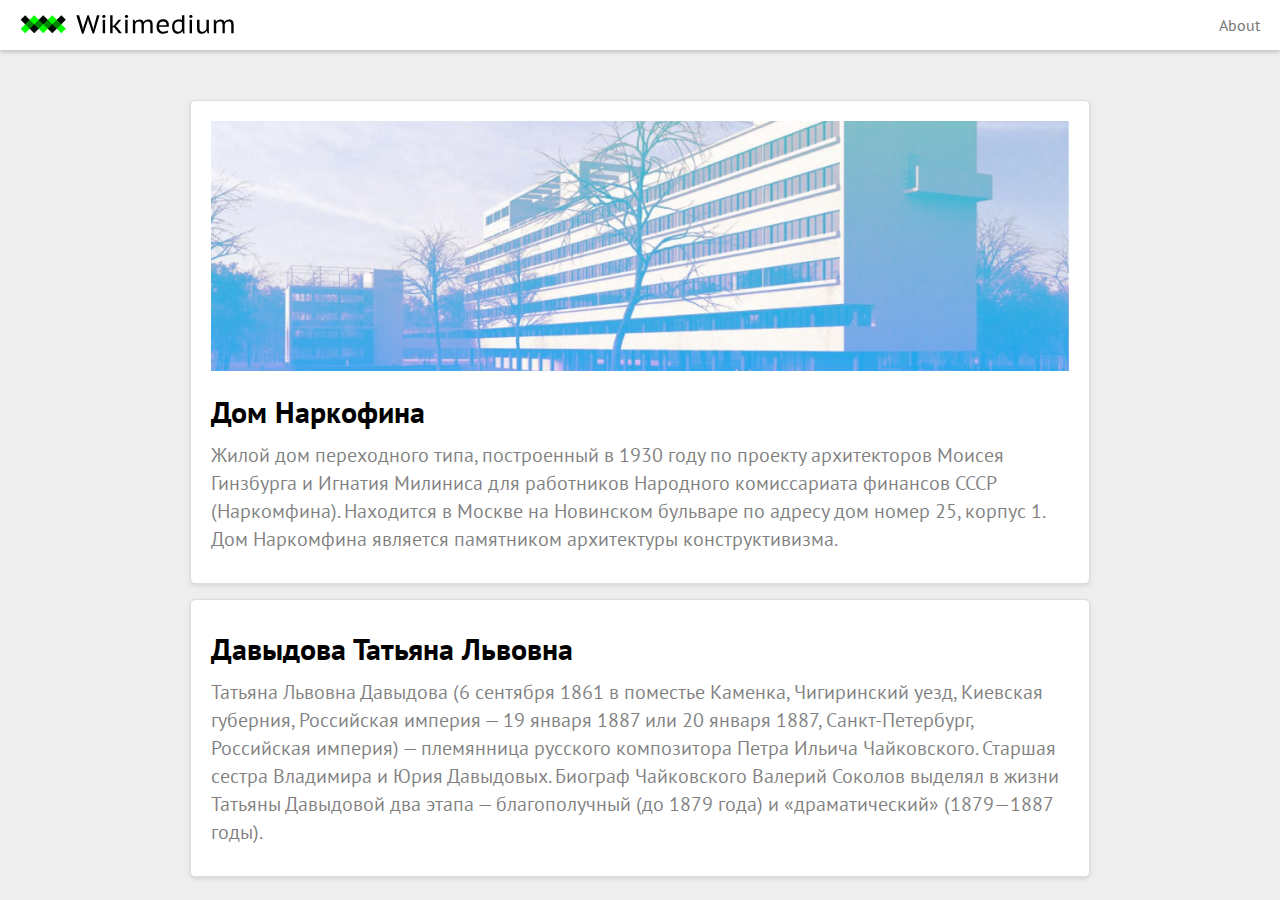
<file: index.html>
<!DOCTYPE html>
<html lang="en" dir="ltr">
  <head>
    <meta property="og:type" content="article">
    <meta property="og:url" content="{page_url}">
    <meta property="og:title" content="Wikimedium">
    <meta property="og:description" content="Жилой дом переходного типа, построенный в 1930 году по проекту архитекторов Моисея Гинзбурга и Игнатия Милиниса">
    <meta property="og:image" content="{image_url}">

    <meta charset="utf-8">
    <meta name="viewport" content="width=device-width">
    <link rel="icon" type="image/x-icon" href="images/favicon.ico" />
    <link rel="icon" type="image/png" href="images/favicon.png" />
    <link rel="stylesheet" href="stylesheets/style.css">
    <title></title>
    <style media="screen">
      body{
        background: #eee;
      }
    </style>
  </head>
  <body>
    <!-- -->
    <div class="menubar">
          <a href="index.html"><img src="images/logo.svg" alt></a>
          <a href="about.html">About</a>
    </div>
    <!-- -->
    <div class="index_item">
      <img src="images/home.png" alt="photo">
      <h1>Дом Наркофина</h1>
      <p>Жилой дом переходного типа, построенный в 1930 году по проекту архитекторов Моисея Гинзбурга и Игнатия Милиниса для работников Народного комиссариата финансов СССР (Наркомфина). Находится в Москве на Новинском бульваре по адресу дом номер 25, корпус 1. Дом Наркомфина является памятником архитектуры конструктивизма.</p>
      <a href="narcom.html"></a>
    </div>
    <div class="index_item">
      <h1>Давыдова Татьяна Львовна</h1>
      <p>Татьяна Львовна Давыдова (6 сентября 1861 в поместье Каменка, Чигиринский уезд, Киевская губерния, Российская империя — 19 января 1887 или 20 января 1887, Санкт-Петербург, Российская империя) — племянница русского композитора Петра Ильича Чайковского. Старшая сестра Владимира и Юрия Давыдовых. Биограф Чайковского Валерий Соколов выделял в жизни Татьяны Давыдовой два этапа — благополучный (до 1879 года) и «драматический» (1879—1887 годы).</p>
      <a href="tatiana.html"></a>
    </div>
  </body>
</html>
</file>
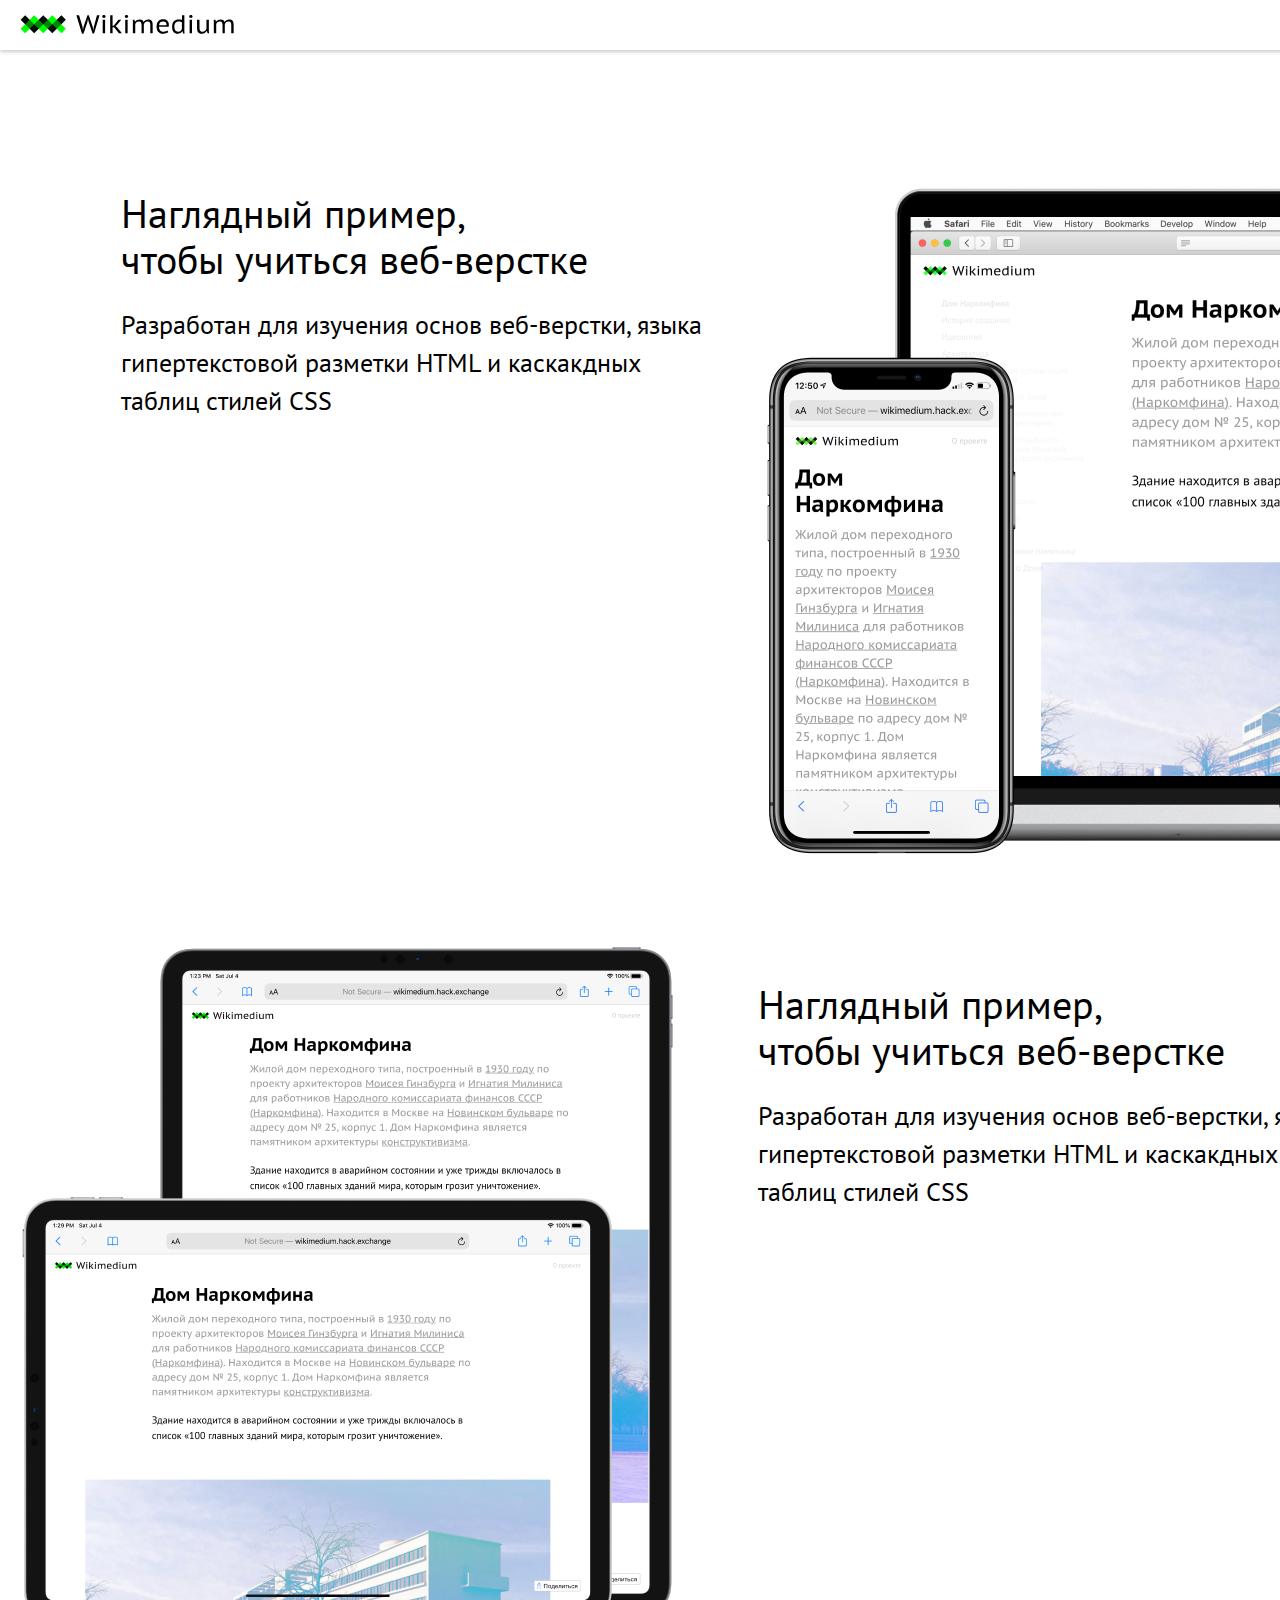
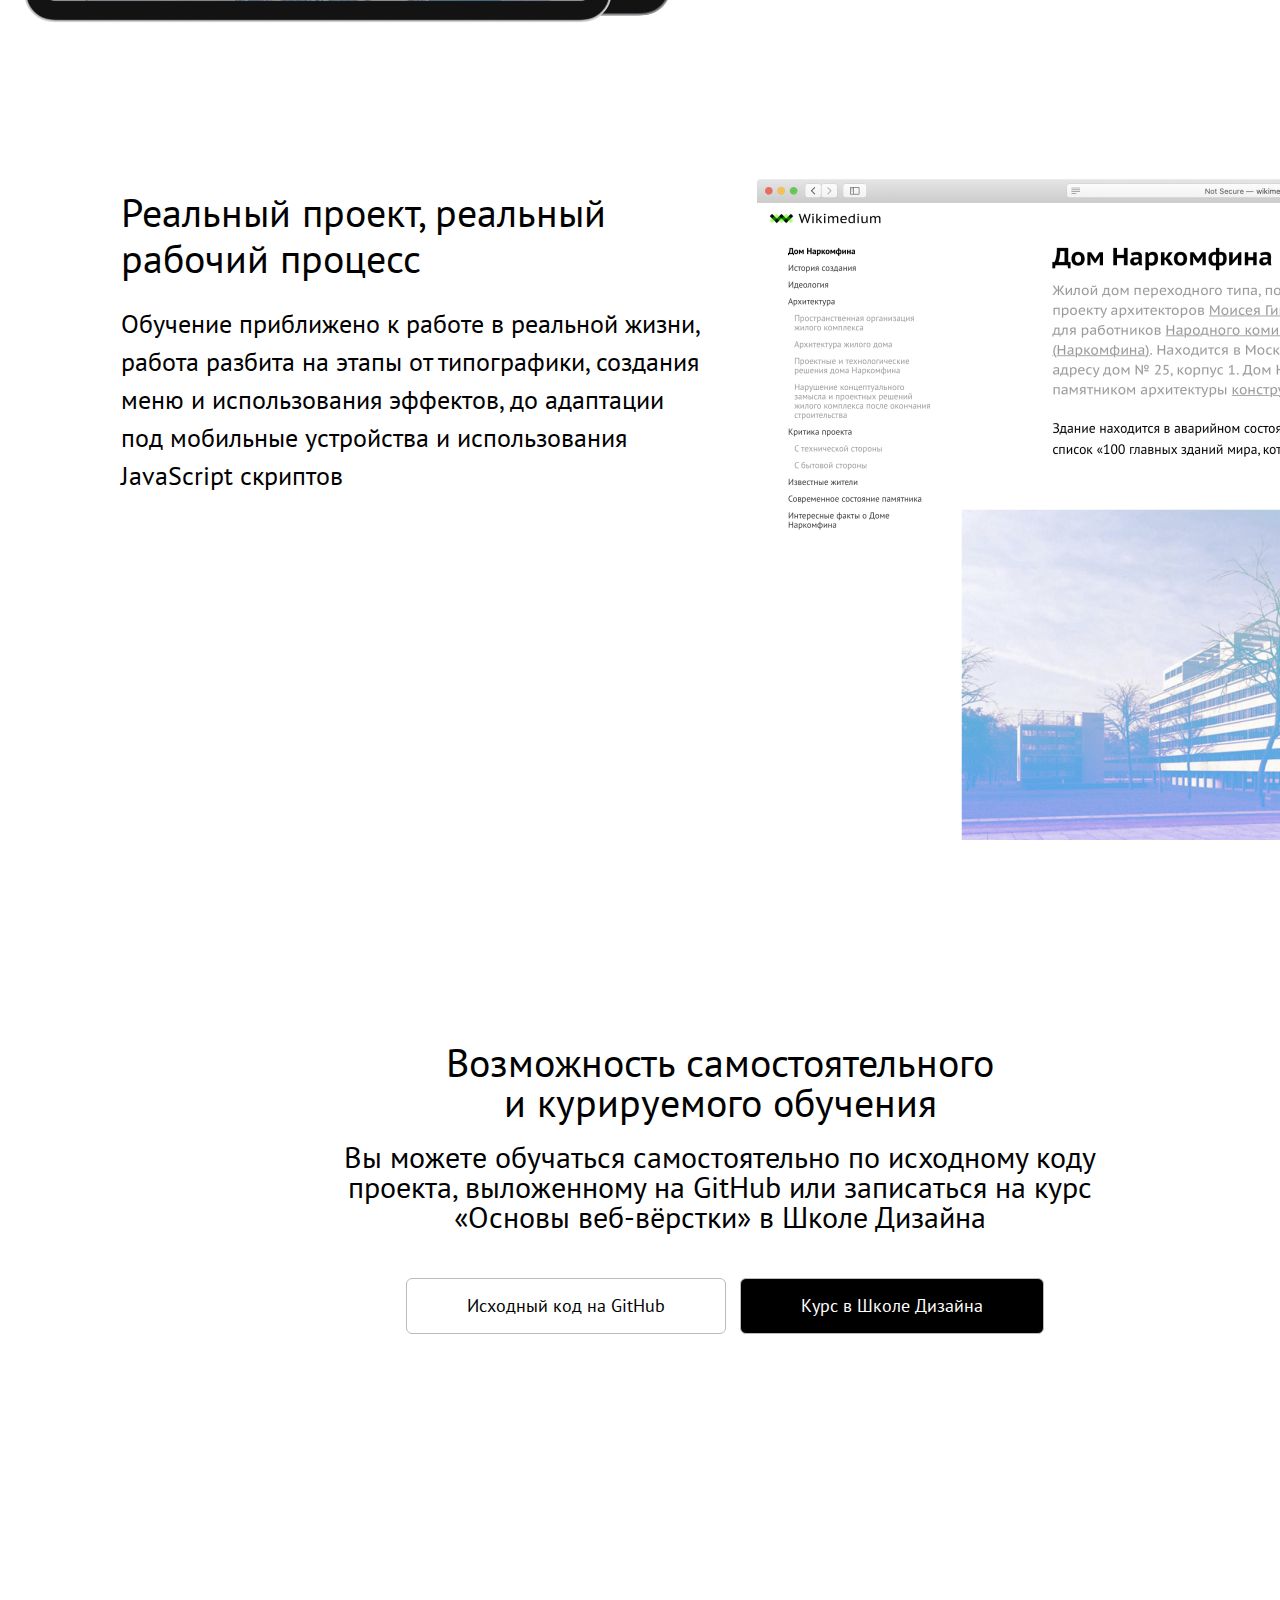
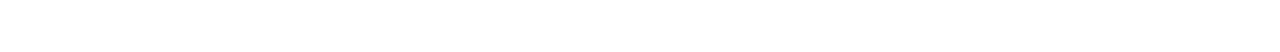
<file: about.html>
<!DOCTYPE html>
<html lang="en" dir="ltr">
  <head>
    <meta charset="utf-8">
    <link rel="icon" type="image/x-icon" href="images/favicon.ico" />
    <link rel="icon" type="image/png" href="images/favicon.png" />
    <title>About</title>
    <link rel="stylesheet" href="stylesheets/style.css">
    <style media="screen">
      html{
        background: gray;
        display: block;
        height: 100%;
      }
      body{
        width: 1440px;
        background-color: white;
        display: block;
        height: 3252px;
        margin: 0 auto;
        position: relative;
      }
    </style>
  </head>
  <body>
    <div class="menubar">
      <a href="index.html"><img src="images/logo.svg" alt></a>
    </div>

  <section>
    <div class="">
      <h2>Наглядный пример, <br>чтобы учиться веб-верстке</h2>
      <p>Разработан для изучения основ веб-верстки,
        языка гипертекстовой разметки HTML и каскакдных таблиц стилей CSS</p>
    </div>
    <div class="">
      <img src="images/about1.png" alt="">
    </div>
  </section>

  <section>
    <div class="">
      <img src="images/about2.png" alt="">
    </div>
    <div class="">
      <h2>Наглядный пример, <br>чтобы учиться веб-верстке</h2>
      <p>Разработан для изучения основ веб-верстки,
        языка гипертекстовой разметки HTML и каскакдных таблиц стилей CSS</p>
    </div>
  </section>

    <section>
      <div class="">
        <h2>Реальный проект, реальный<br>рабочий процесс</h2>
        <p>Обучение приближено к работе в реальной жизни, работа разбита на этапы от типографики,
          создания меню и использования эффектов, до адаптации под мобильные устройства
          и использования JavaScript скриптов</p>
      </div>
      <div class="">
        <img src="images/about3.png" alt="">
      </div>
    </section>

  <div class="bottom_block">
    <h2>Возможность самостоятельного <br>и курируемого обучения</h2>
    <p>Вы можете обучаться самостоятельно по исходному коду проекта, выложенному на GitHub или записаться на курс &laquo;Основы веб-вёрстки&raquo; в Школе Дизайна</p>
    <a href="">Исходный код на GitHub</a>
    <a href="https://design.hse.ru/creativemap/1200/1" class="black_btn">Курс в Школе Дизайна</a>
  </div>

  </body>
</html>
</file>
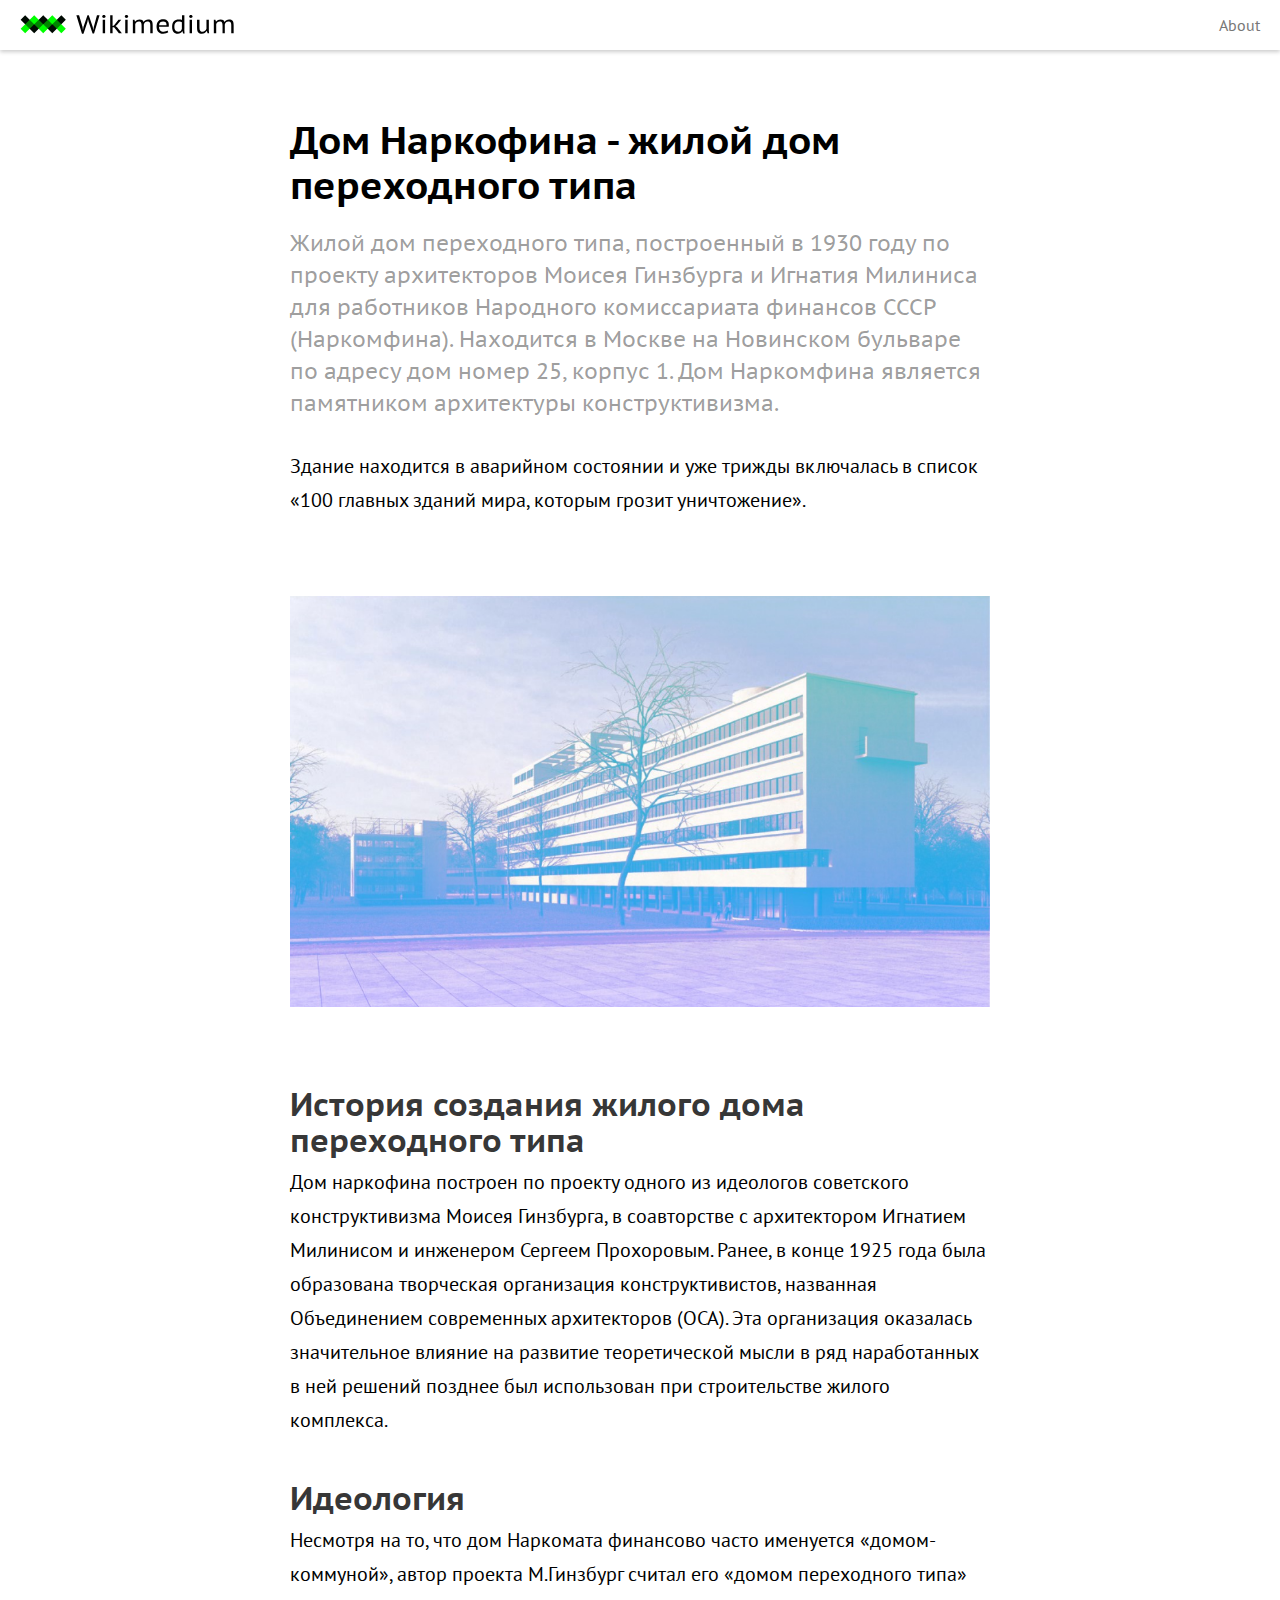
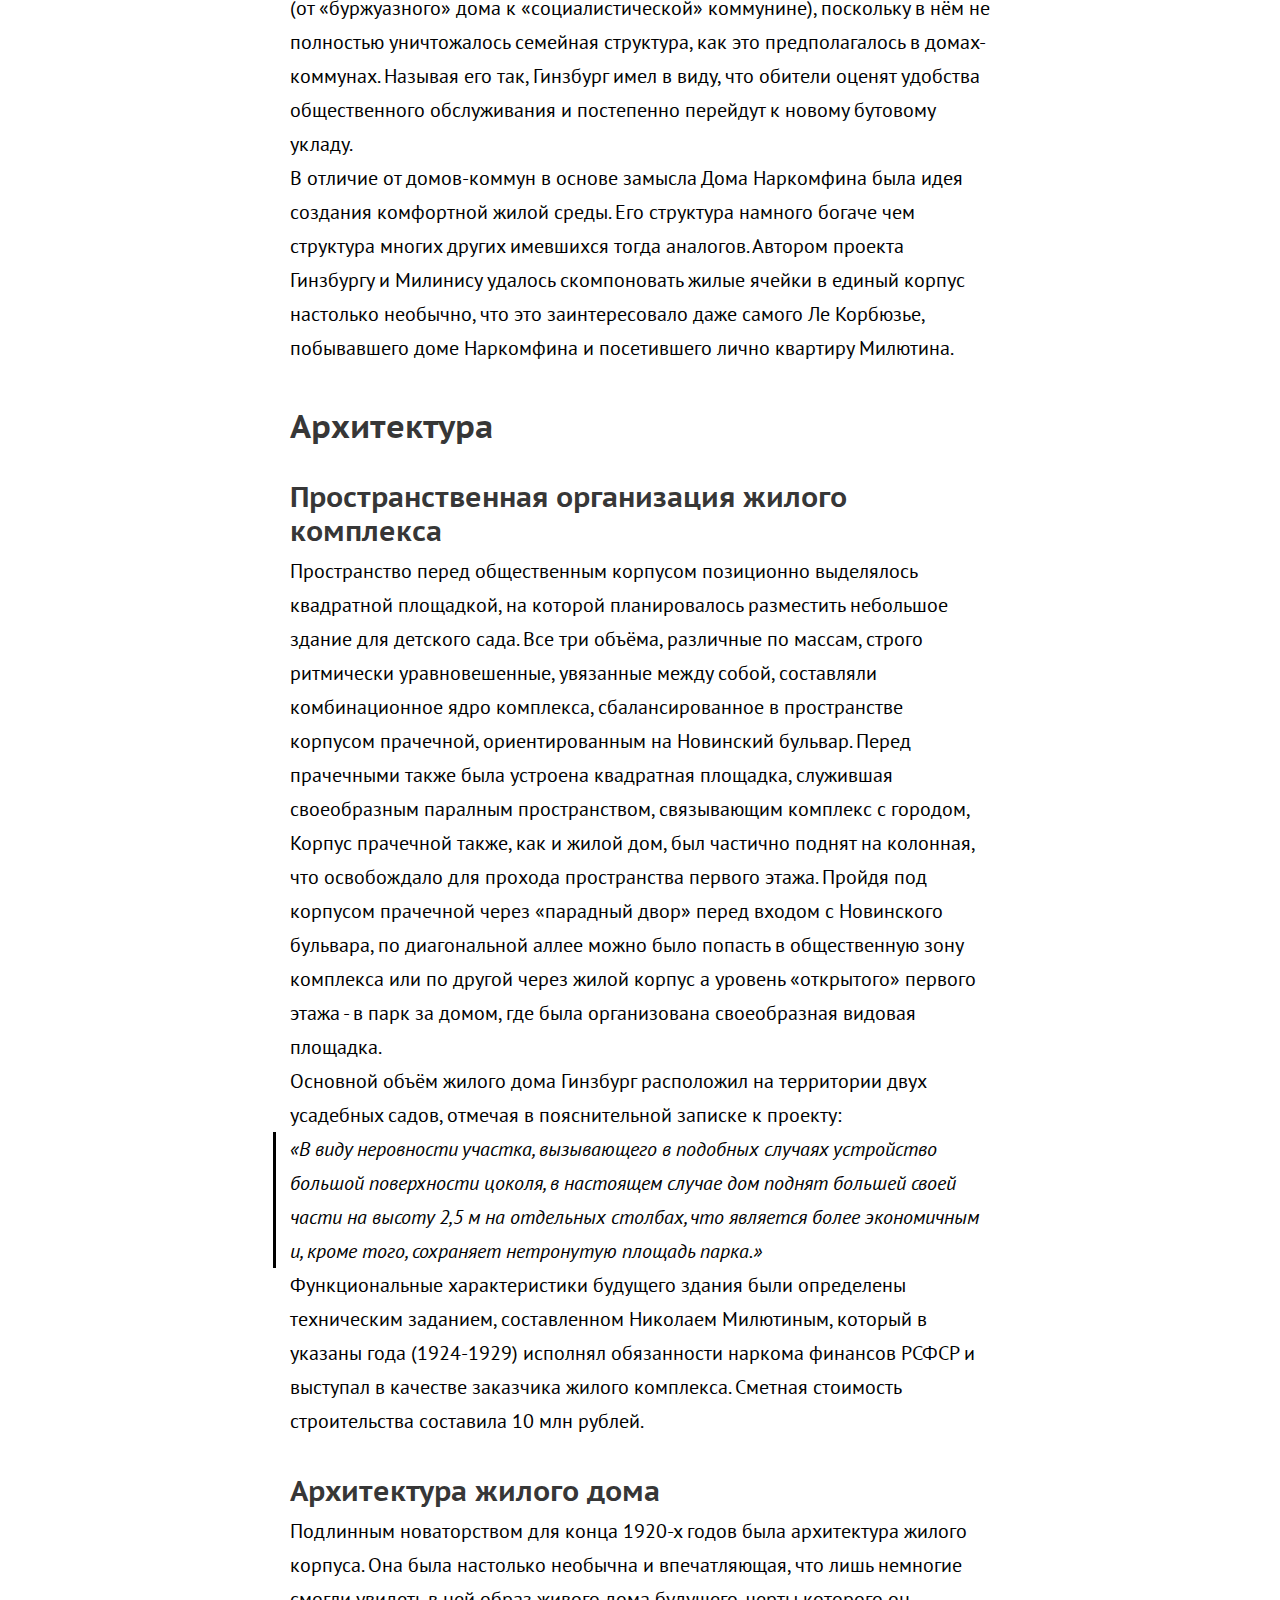
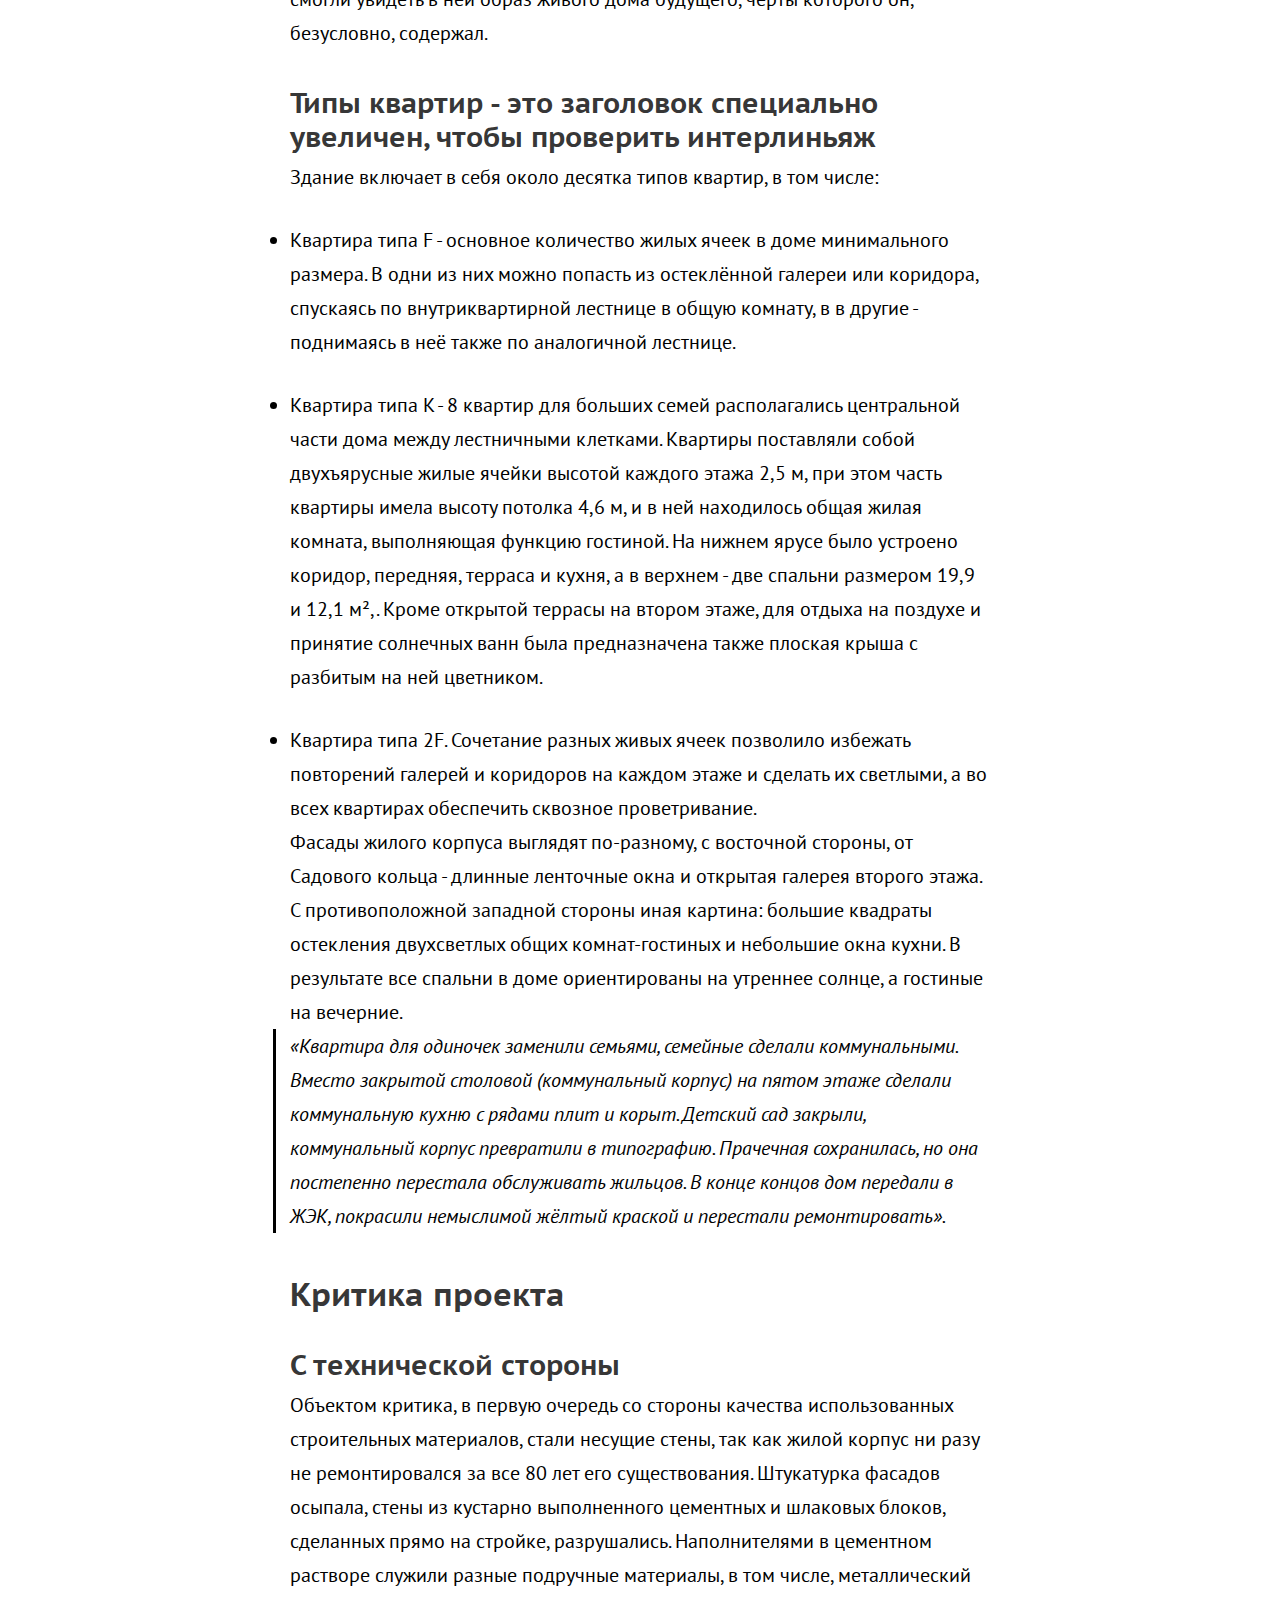
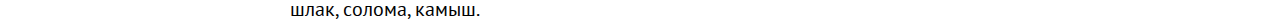
<file: narcom.html>
<!DOCTYPE html>
<html lang="en" dir="ltr">
  <head>
    <meta charset="utf-8">
    <meta name="viewport" content="width=device-width">
    <link rel="icon" type="image/x-icon" href="images/favicon.ico" />
    <link rel="icon" type="image/png" href="images/favicon.png" />
    <link rel="stylesheet" href="stylesheets/style.css">
    <title>Дом Наркомфина с css</title>
    <script src="javascripts/jquery-3.6.1.js" charset="utf-8"></script>
    <script src="javascripts/sidebar.js" charset="utf-8"></script>
  </head>
  <body>
  <div class="menubar">
        <a href="index.html"><img src="images/logo.svg" alt></a>
        <a href="about.html">About</a>
    </div>
  <nav class="sidebar">

    <ul>
      <li><a href="#dom">Дом Наркомфина</a></li>
      <li><a href="#1_1">История создания</a></li>
      <li><a href="#1_2">Идеология</a></li>
      <li><a href="#1_3">Архитектура</a></li>
      <ul>
        <li><a href="#1_3_1">Пространственная организация жилого комплекса</a></li>
        <li><a href="#1_3_2">Архитектура жилого дома</a></li>
        <li><a href="#1_3_3">Проектные</a></li>
      </ul>
      <li><a href="#2_1">Критика проекта</a></li>
      <ul>
        <li><a href="#2_1_1">С технической</a></li>
      </ul>
    </ul>
  </nav>
  <article class="">

    <h1 id="dom">Дом Наркофина - жилой дом переходного типа</h1>

      <p>Жилой дом переходного типа, построенный в 1930 году по проекту архитекторов Моисея Гинзбурга и Игнатия Милиниса для работников Народного комиссариата финансов СССР (Наркомфина). Находится в Москве на Новинском бульваре по адресу дом номер 25, корпус 1. Дом Наркомфина является памятником архитектуры конструктивизма.</p>
      <p>Здание находится в аварийном состоянии и уже трижды включалась в список &laquo;100 главных зданий мира, которым грозит уничтожение&raquo;.</p>

    <img src="images/home.png" alt="photo">


      <h2 id="1_1">История создания жилого дома переходного типа</h2>
      <p>Дом наркофина построен по проекту одного из идеологов советского конструктивизма Моисея Гинзбурга, в соавторстве с архитектором Игнатием Милинисом и инженером Сергеем Прохоровым. Ранее, в конце 1925 года была образована творческая организация конструктивистов, названная Объединением современных архитекторов (ОСА). Эта организация оказалась значительное влияние на развитие теоретической мысли в ряд наработанных в ней решений позднее был использован при строительстве жилого комплекса.</p>

      <h2 id="1_2">Идеология</h2>
      <p>Несмотря на то, что дом Наркомата финансово часто именуется &laquo;домом-коммуной&raquo;, автор проекта М.Гинзбург считал его &laquo;домом переходного типа&raquo; (от &laquo;буржуазного&raquo; дома к &laquo;социалистической&raquo; коммунине), поскольку в нём не полностью уничтожалось семейная структура, как это предполагалось в домах-коммунах. Называя его так, Гинзбург имел в виду, что обители оценят удобства общественного обслуживания и постепенно перейдут к новому бутовому укладу.</p>
      <p>В отличие от домов-коммун в основе замысла Дома Наркомфина была идея создания комфортной жилой среды. Его структура намного богаче чем структура многих других имевшихся тогда аналогов. Автором проекта Гинзбургу и Милинису удалось скомпоновать жилые ячейки в единый корпус настолько необычно, что это заинтересовало даже самого Ле Корбюзье, побывавшего доме Наркомфина и посетившего лично квартиру Милютина.</p>

      <h2 id="1_3">Архитектура</h2>
      <h3 id="1_3_1">Пространственная организация жилого комплекса</h3>
      <p>Пространство перед общественным корпусом позиционно выделялось квадратной площадкой, на которой планировалось разместить небольшое здание для детского сада. Все три объёма, различные по массам, строго ритмически уравновешенные, увязанные между собой, составляли комбинационное ядро комплекса, сбалансированное в пространстве корпусом прачечной, ориентированным на Новинский бульвар. Перед прачечными также была устроена квадратная площадка, служившая своеобразным паралным пространством, связывающим комплекс с городом, Корпус прачечной также, как и жилой дом, был частично поднят на колонная, что освобождало для прохода пространства первого этажа. Пройдя под корпусом прачечной через &laquo;парадный двор&raquo; перед входом с Новинского бульвара, по диагональной аллее можно было попасть в общественную зону комплекса или по другой через жилой корпус а уровень &laquo;открытого&raquo; первого этажа - в парк за домом, где была организована своеобразная видовая площадка.</p>
      <p>Основной объём жилого дома Гинзбург расположил на территории двух усадебных садов, отмечая в пояснительной записке к проекту:</p>

      <blockquote cite="http://">
      &laquo;В виду неровности участка, вызывающего в подобных случаях устройство большой поверхности цоколя, в настоящем случае дом поднят большей своей части на высоту 2,5 м на отдельных столбах, что является более экономичным и, кроме того, сохраняет нетронутую площадь парка.&raquo;
      </blockquote>

      <p>Функциональные характеристики будущего здания были определены техническим заданием, составленном Николаем Милютиным, который в указаны года (1924-1929) исполнял обязанности наркома финансов РСФСР и выступал в качестве заказчика жилого комплекса. Сметная стоимость строительства составила 10 млн рублей.</p>

      <h3 id="1_3_2">Архитектура жилого дома</h3>
      <p>Подлинным новаторством для конца 1920-х годов была архитектура жилого корпуса. Она была настолько необычна и впечатляющая, что лишь немногие смогли увидеть в ней образ живого дома будущего, черты которого он, безусловно, содержал.</p>

      <h3 id="1_3_3">Типы квартир - это заголовок специально увеличен, чтобы проверить интерлиньяж</h3>
      <p>Здание включает в себя около десятка типов квартир, в том числе:</p>
      <ul>
        <li>Квартира типа F - основное количество жилых ячеек в доме минимального размера. В одни из них можно попасть из остеклённой галереи или коридора, спускаясь по внутриквартирной лестнице в общую комнату, в в другие - поднимаясь в неё также по аналогичной лестнице.</li>
        <li>Квартира типа K - 8 квартир для больших семей располагались центральной части дома между лестничными клетками. Квартиры поставляли собой двухъярусные жилые ячейки высотой каждого этажа 2,5 м, при этом часть квартиры имела высоту потолка 4,6 м, и в ней находилось общая жилая комната, выполняющая функцию гостиной. На нижнем ярусе было устроено коридор, передняя, терраса и кухня, а в верхнем - две спальни размером 19,9 и 12,1 м²,. Кроме открытой террасы на втором этаже, для отдыха на поздухе и принятие солнечных ванн была предназначена также плоская крыша с разбитым на ней цветником.</li>
        <li>Квартира типа 2F. Сочетание разных живых ячеек позволило избежать повторений галерей и коридоров на каждом этаже и сделать их светлыми, а во всех квартирах обеспечить сквозное проветривание.</li>
      </ul>
      <p>Фасады жилого корпуса выглядят по-разному, с восточной стороны, от Садового кольца - длинные ленточные окна и открытая галерея второго этажа. С противоположной западной стороны иная картина: большие квадраты остекления двухсветлых общих комнат-гостиных и небольшие окна кухни. В результате все спальни в доме ориентированы на утреннее солнце, а гостиные на вечерние.</p>

      <blockquote cite="http://">
      &laquo;Квартира для одиночек заменили семьями, семейные сделали коммунальными. Вместо закрытой столовой (коммунальный корпус) на пятом этаже сделали коммунальную кухню с рядами плит и корыт. Детский сад закрыли, коммунальный корпус превратили в типографию. Прачечная сохранилась, но она постепенно перестала обслуживать жильцов. В конце концов дом передали в ЖЭК, покрасили немыслимой жёлтый краской и перестали ремонтировать&raquo;.
      </blockquote>

      <h2 id="2_1">Критика проекта</h2>

      <h3 id="2_1_1">С технической стороны</h3>
      <p>Объектом критика, в первую очередь со стороны качества использованных строительных материалов, стали несущие стены, так как жилой корпус ни разу не ремонтировался за все 80 лет его существования. Штукатурка фасадов осыпала, стены из кустарно выполненного цементных и шлаковых блоков, сделанных прямо на стройке, разрушались. Наполнителями в цементном растворе служили разные подручные материалы, в том числе, металлический шлак, солома, камыш.</p>

  </article>

  </body>
</html>
</file>
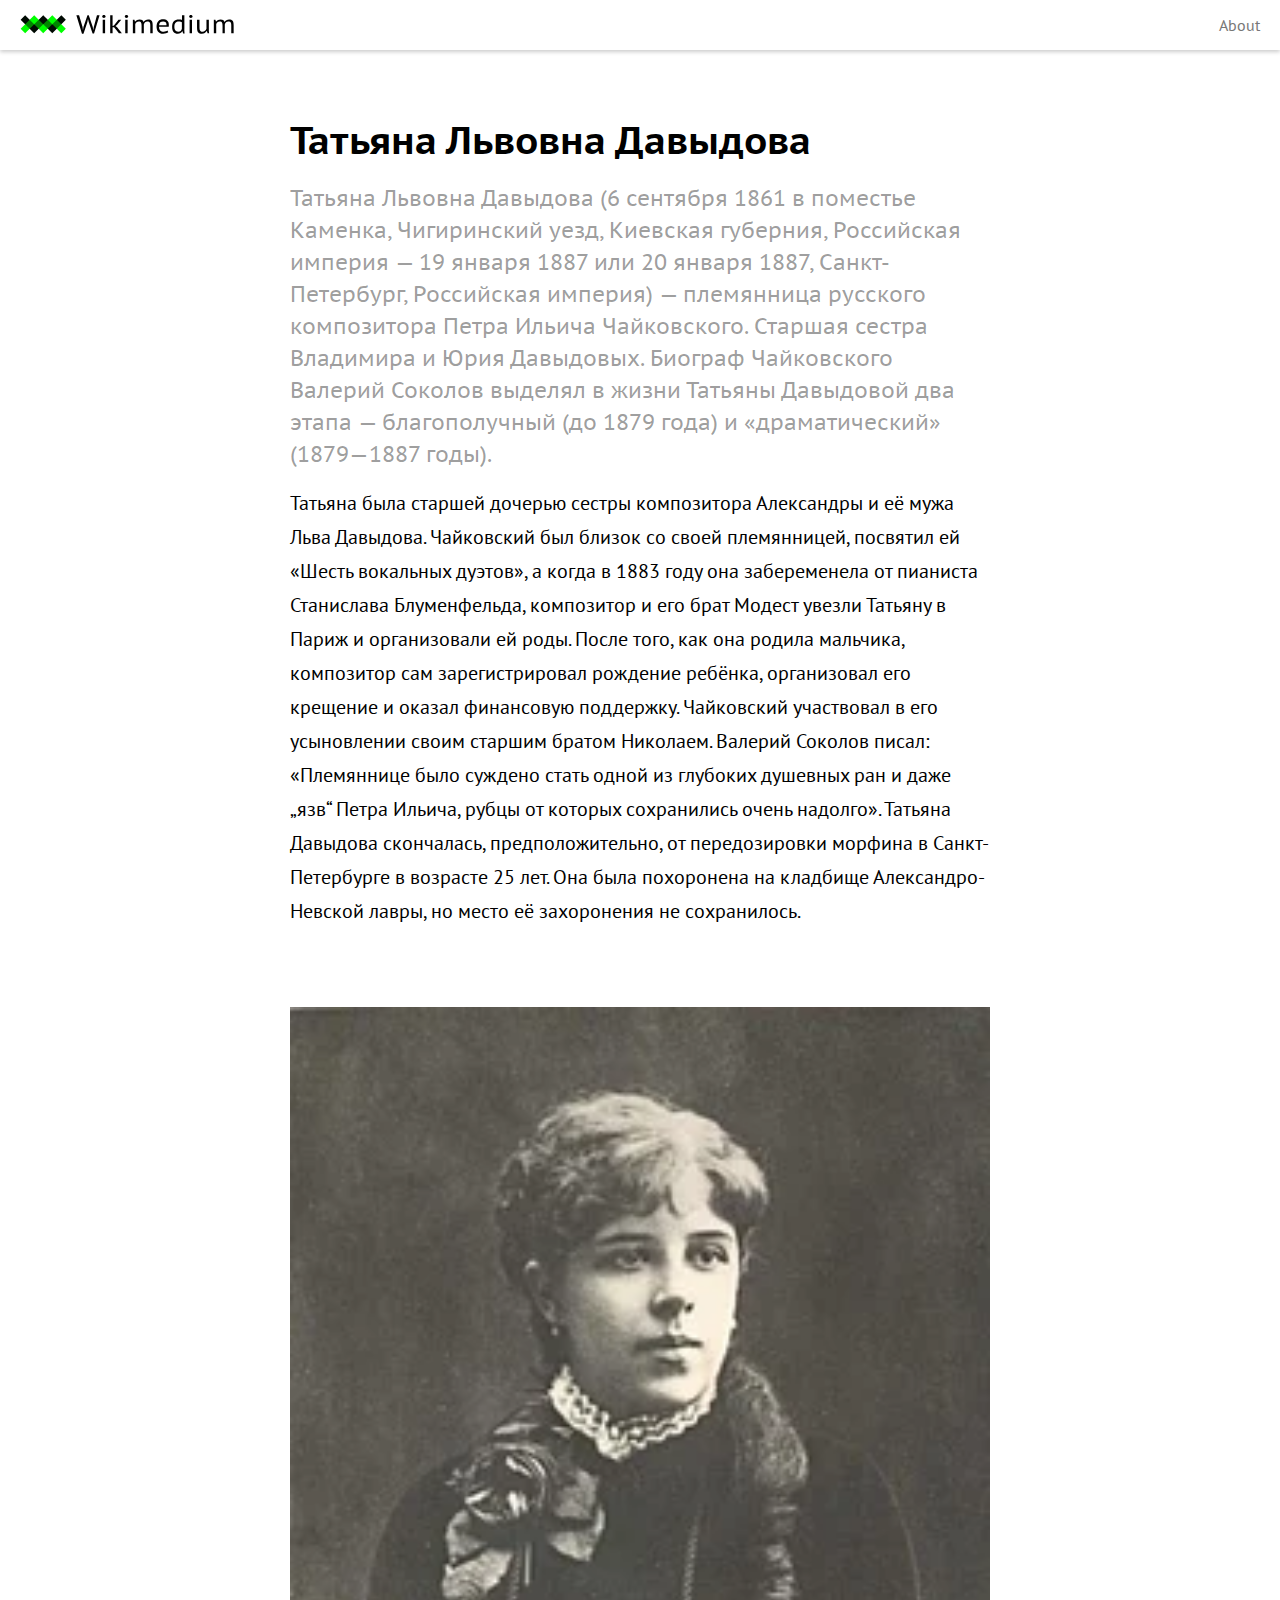
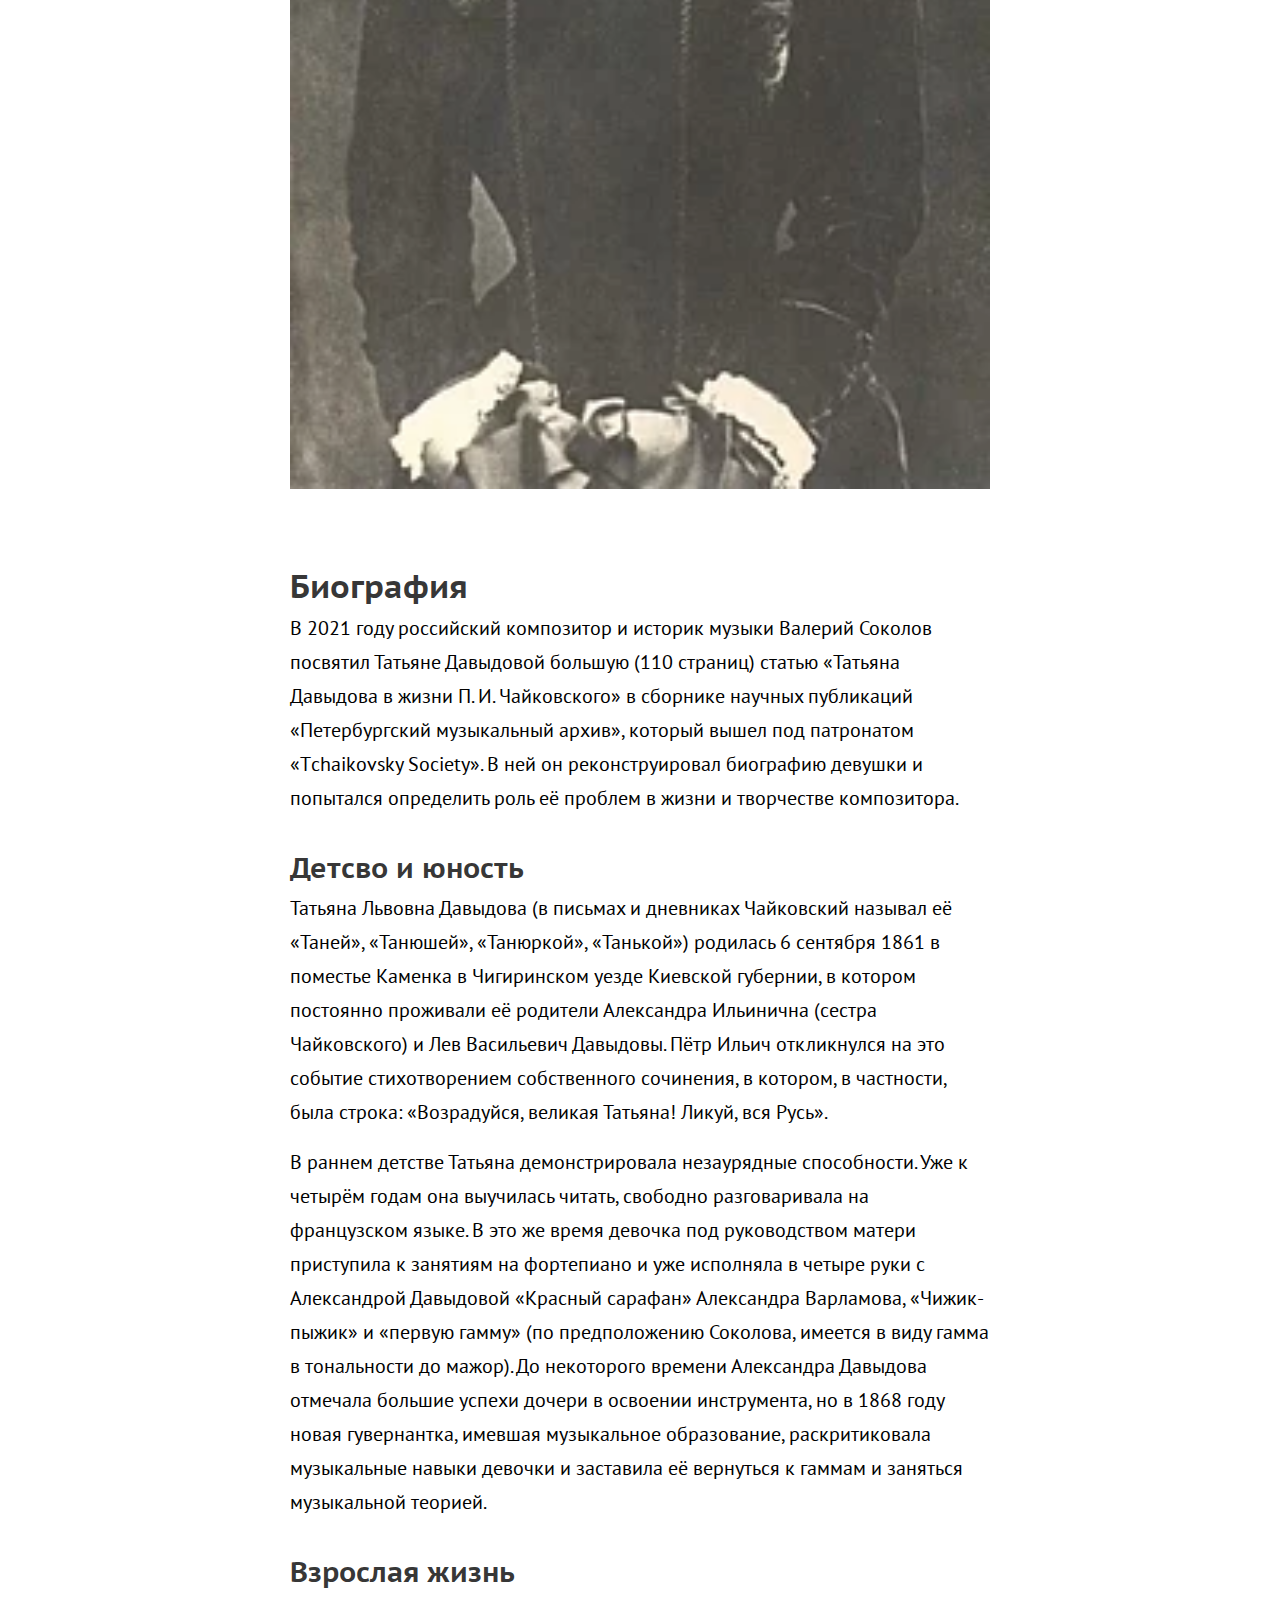
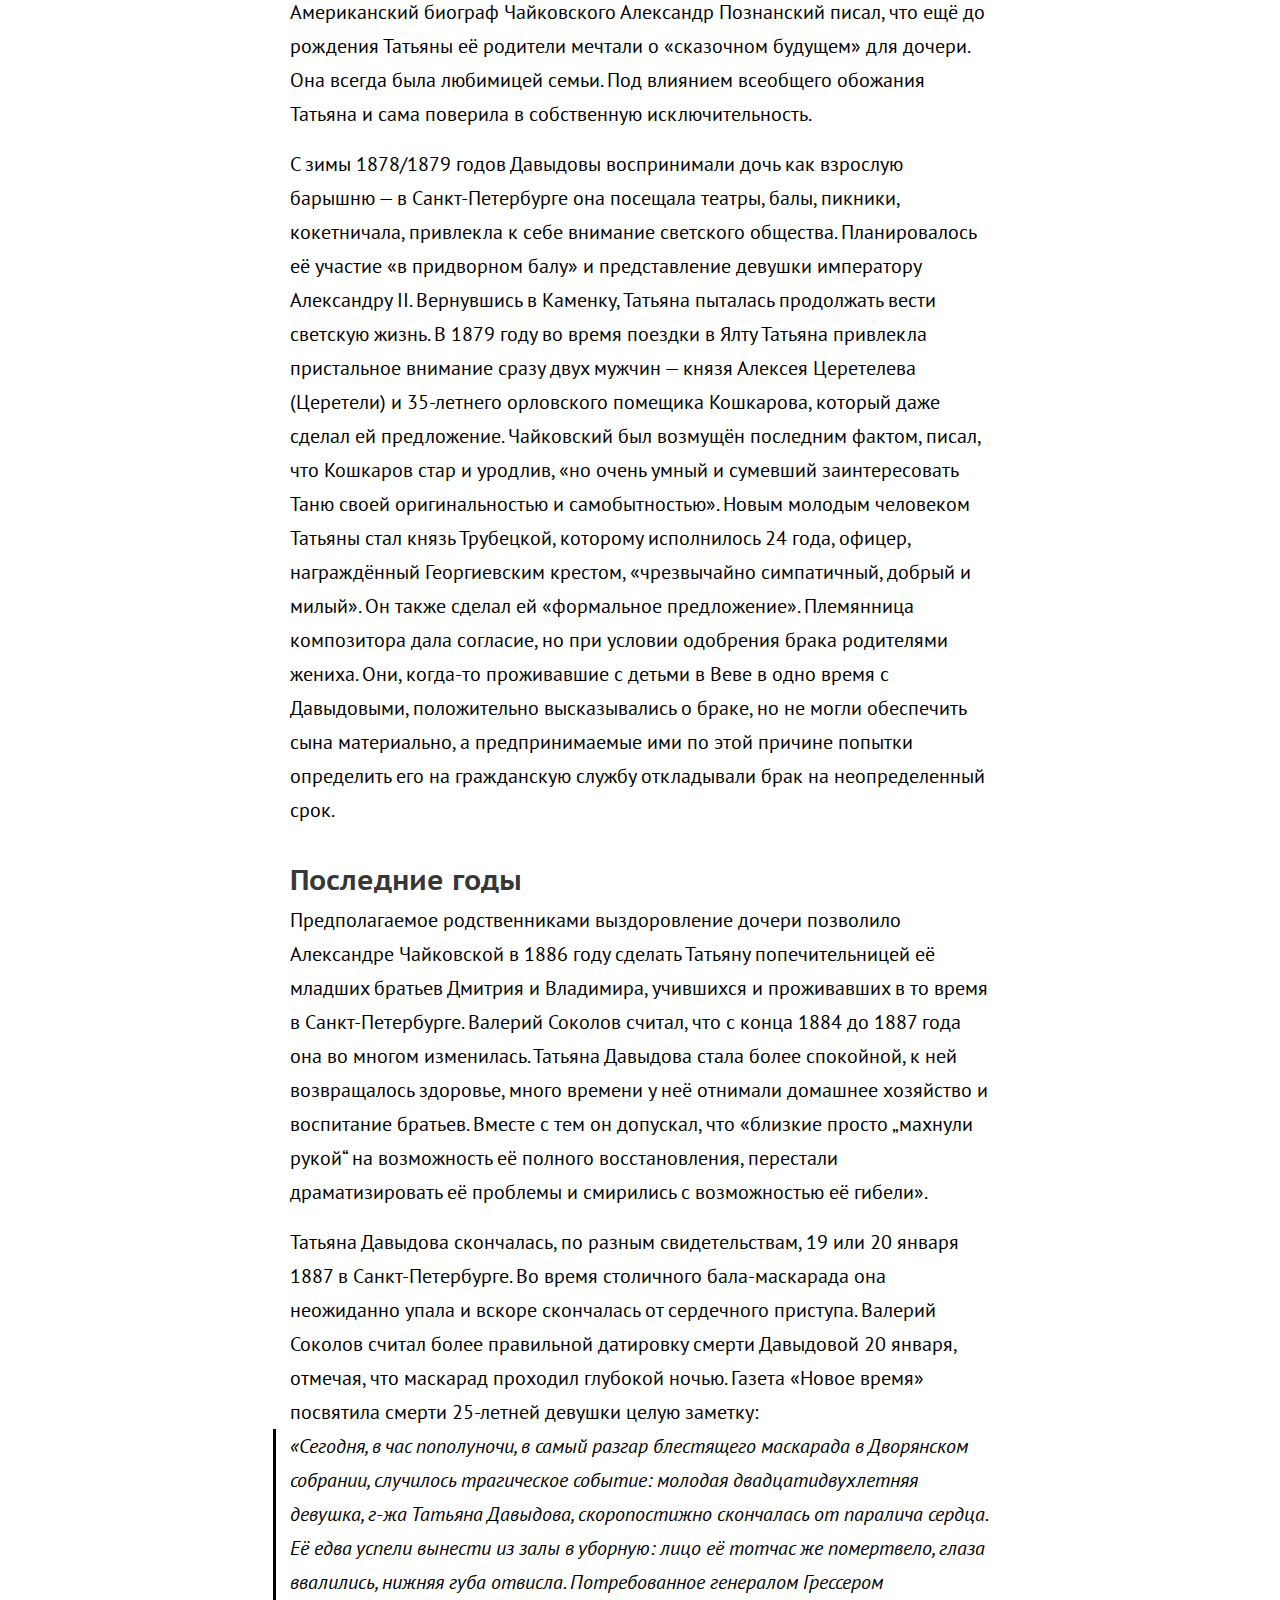
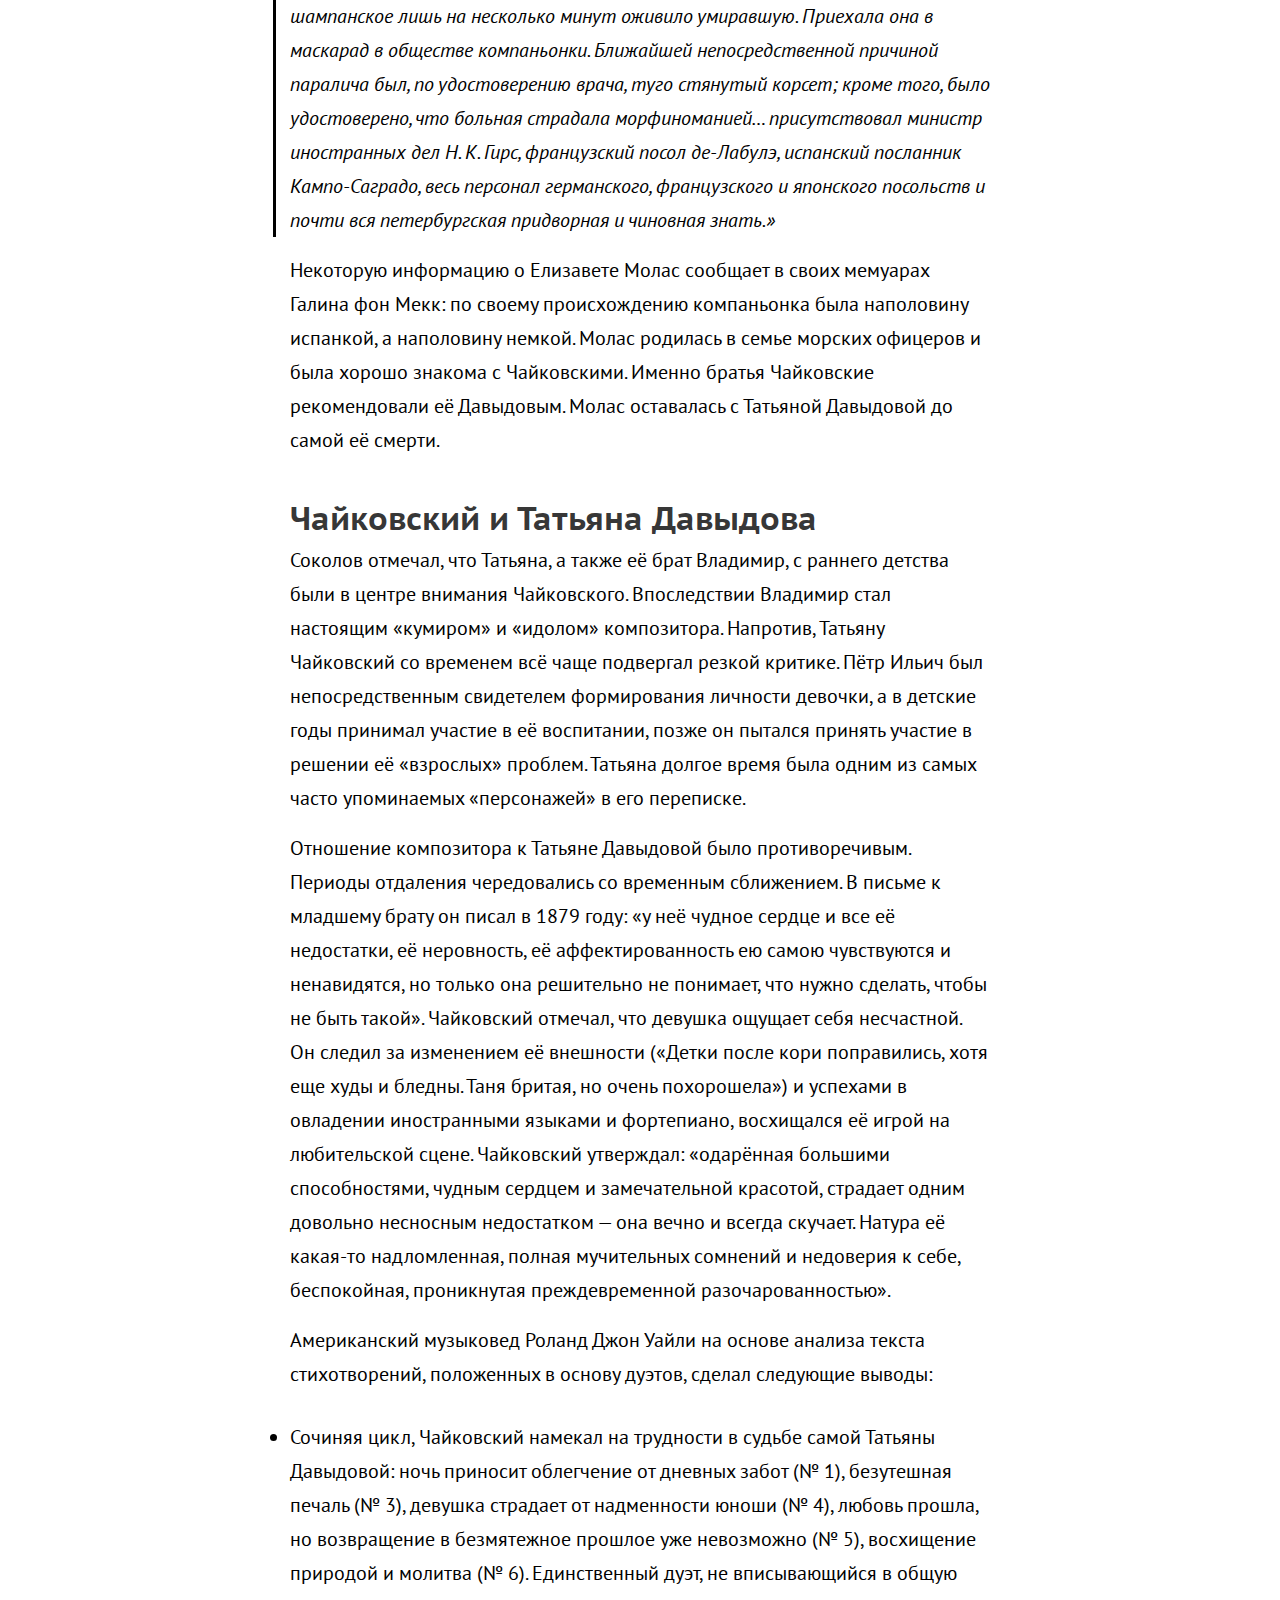
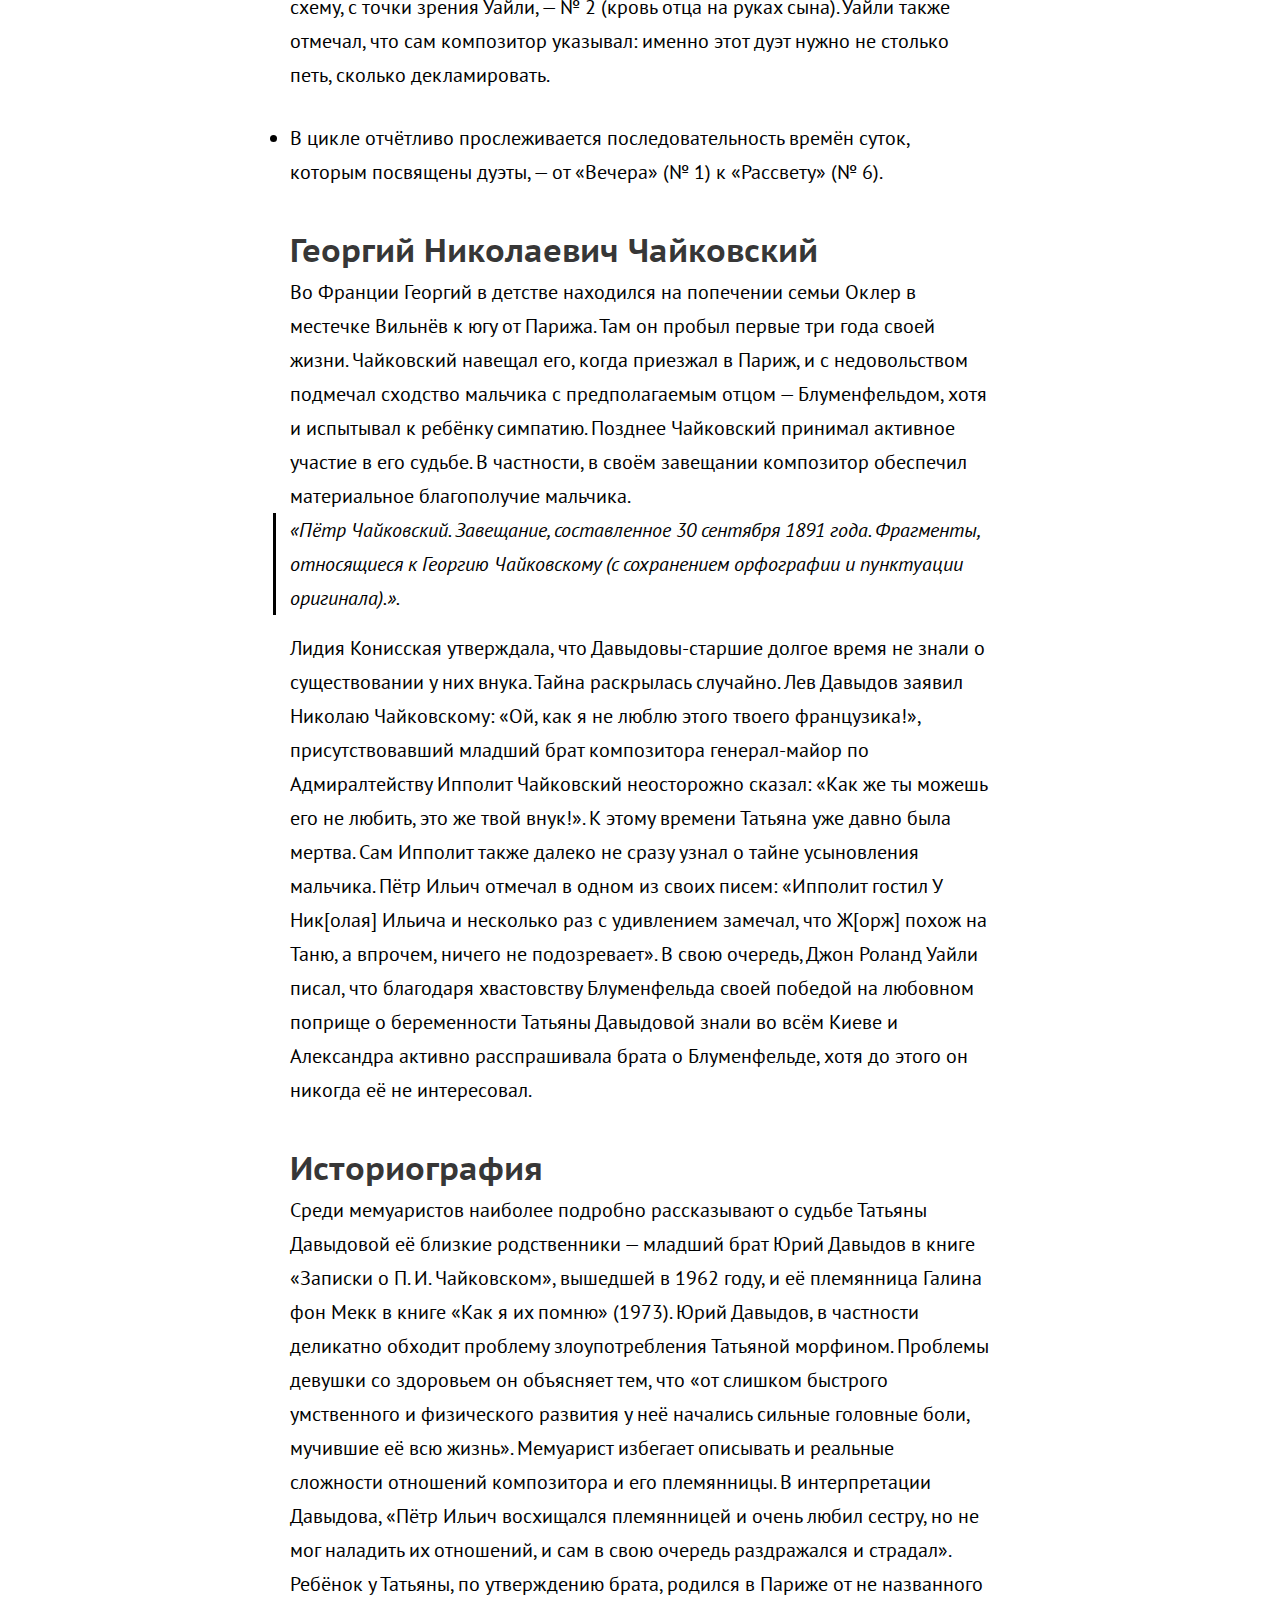
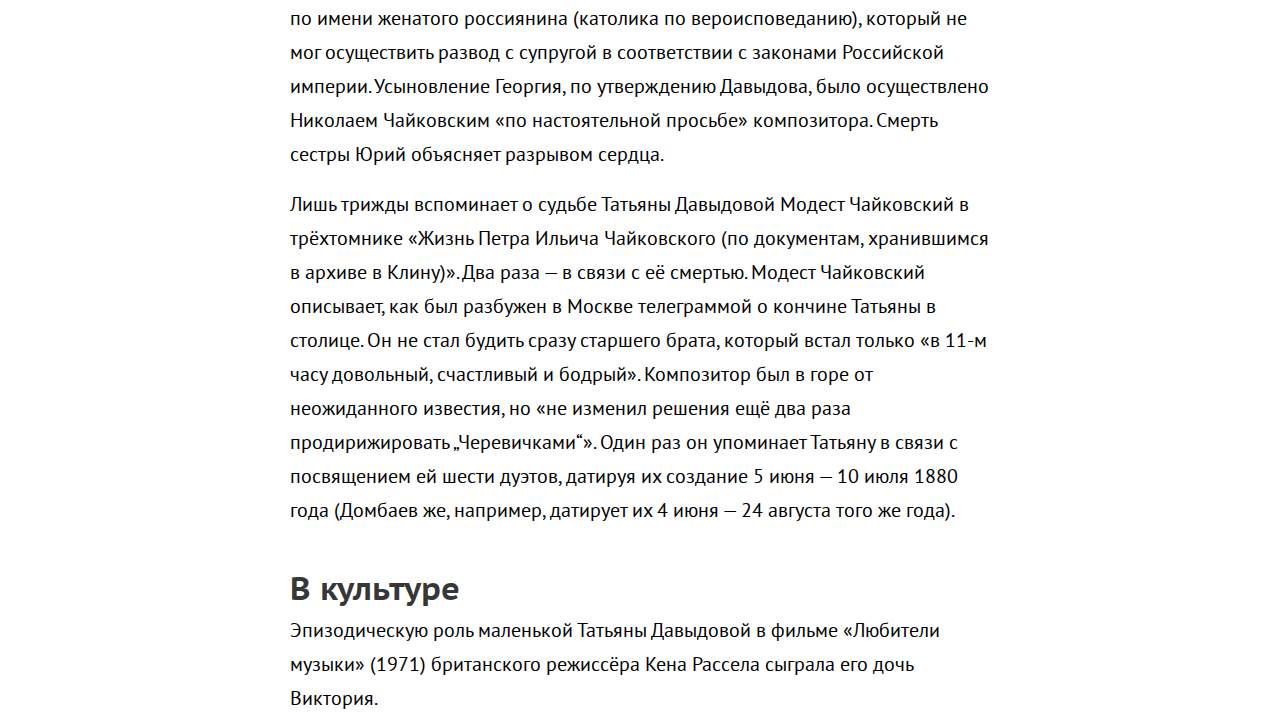
<file: tatiana.html>
<!DOCTYPE html>
<html lang="en" dir="ltr">
  <head>
    <meta charset="utf-8">
    <meta name="viewport" content="width=device-width">
    <link rel="icon" type="image/x-icon" href="images/favicon.ico" />
    <link rel="icon" type="image/png" href="images/favicon.png" />
    <link rel="stylesheet" href="stylesheets/style.css">
    <title>Давыдова Татьяна Львовна</title>
    <script src="javascripts/jquery-3.6.1.js" charset="utf-8"></script>
  </head>
  <body>
  <div class="menubar">
        <a href="index.html"><img src="images/logo.svg" alt></a>
        <a href="about.html">About</a>
    </div>
  <nav class="sidebar">

    <ul>
      <li><a href="#tany">Давыдова, Татьяна Львовна</a></li>
      <li><a href="#1_1">Биография</a></li>
      <ul>
        <li><a href="#1_1_1">Детсво и юность</a></li>
        <li><a href="#1_1_2">Взрослая жизнь</a></li>
        <li><a href="#1_1_3">Последние годы</a></li>
      </ul>
      <li><a href="#1_2">Чайковский и Татьяна Давыдова</a></li>
      <li><a href="#1_3">Георгий Николаевич</a></li>
      <li><a href="#1_4">Историография</a></li>
      <li><a href="#1_5">В культуре</a></li>
    </ul>
  </nav>
  <article class="">

    <h1 id="tany">Татьяна Львовна Давыдова</h1>
      <p>Татьяна Львовна Давыдова (6 сентября 1861 в поместье Каменка, Чигиринский уезд, Киевская губерния, Российская империя — 19 января 1887 или 20 января 1887, Санкт-Петербург, Российская империя) — племянница русского композитора Петра Ильича Чайковского. Старшая сестра Владимира и Юрия Давыдовых. Биограф Чайковского Валерий Соколов выделял в жизни Татьяны Давыдовой два этапа — благополучный (до 1879 года) и «драматический» (1879—1887 годы).</p>
      <br>
      <p>Татьяна была старшей дочерью сестры композитора Александры и её мужа Льва Давыдова. Чайковский был близок со своей племянницей, посвятил ей «Шесть вокальных дуэтов», а когда в 1883 году она забеременела от пианиста Станислава Блуменфельда, композитор и его брат Модест увезли Татьяну в Париж и организовали ей роды. После того, как она родила мальчика, композитор сам зарегистрировал рождение ребёнка, организовал его крещение и оказал финансовую поддержку. Чайковский участвовал в его усыновлении своим старшим братом Николаем. Валерий Соколов писал: «Племяннице было суждено стать одной из глубоких душевных ран и даже „язв“ Петра Ильича, рубцы от которых сохранились очень надолго». Татьяна Давыдова скончалась, предположительно, от передозировки морфина в Санкт-Петербурге в возрасте 25 лет. Она была похоронена на кладбище Александро-Невской лавры, но место её захоронения не сохранилось.</p>

    <img src="images/Tatiana.jpg" alt="photo">

    <h2 id="1_1">Биография</h2>
      <p>В 2021 году российский композитор и историк музыки Валерий Соколов посвятил Татьяне Давыдовой большую (110 страниц) статью «Татьяна Давыдова в жизни П. И. Чайковского» в сборнике научных публикаций «Петербургский музыкальный архив», который вышел под патронатом «Тchaikovsky Society». В ней он реконструировал биографию девушки и попытался определить роль её проблем в жизни и творчестве композитора.</p>

    <h3 id="1_1_1">Детсво и юность</h3>
      <p>Татьяна Львовна Давыдова (в письмах и дневниках Чайковский называл её «Таней», «Танюшей», «Танюркой», «Танькой») родилась 6 сентября 1861 в поместье Каменка в Чигиринском уезде Киевской губернии, в котором постоянно проживали её родители Александра Ильинична (сестра Чайковского) и Лев Васильевич Давыдовы. Пётр Ильич откликнулся на это событие стихотворением собственного сочинения, в котором, в частности, была строка: «Возрадуйся, великая Татьяна! Ликуй, вся Русь».</p>
      <br>
      <p>В раннем детстве Татьяна демонстрировала незаурядные способности. Уже к четырём годам она выучилась читать, свободно разговаривала на французском языке. В это же время девочка под руководством матери приступила к занятиям на фортепиано и уже исполняла в четыре руки с Александрой Давыдовой «Красный сарафан» Александра Варламова, «Чижик-пыжик» и «первую гамму» (по предположению Соколова, имеется в виду гамма в тональности до мажор). До некоторого времени Александра Давыдова отмечала большие успехи дочери в освоении инструмента, но в 1868 году новая гувернантка, имевшая музыкальное образование, раскритиковала музыкальные навыки девочки и заставила её вернуться к гаммам и заняться музыкальной теорией.</p>

    <h3 id="1_1_2">Взрослая жизнь</h3>
      <p>Американский биограф Чайковского Александр Познанский писал, что ещё до рождения Татьяны её родители мечтали о «сказочном будущем» для дочери. Она всегда была любимицей семьи. Под влиянием всеобщего обожания Татьяна и сама поверила в собственную исключительность.</p>
      <br>
      <p>С зимы 1878/1879 годов Давыдовы воспринимали дочь как взрослую барышню — в Санкт-Петербурге она посещала театры, балы, пикники, кокетничала, привлекла к себе внимание светского общества. Планировалось её участие «в придворном балу» и представление девушки императору Александру II. Вернувшись в Каменку, Татьяна пыталась продолжать вести светскую жизнь. В 1879 году во время поездки в Ялту Татьяна привлекла пристальное внимание сразу двух мужчин — князя Алексея Церетелева (Церетели) и 35-летнего орловского помещика Кошкарова, который даже сделал ей предложение. Чайковский был возмущён последним фактом, писал, что Кошкаров стар и уродлив, «но очень умный и сумевший заинтересовать Таню своей оригинальностью и самобытностью». Новым молодым человеком Татьяны стал князь Трубецкой, которому исполнилось 24 года, офицер, награждённый Георгиевским крестом, «чрезвычайно симпатичный, добрый и милый». Он также сделал ей «формальное предложение». Племянница композитора дала согласие, но при условии одобрения брака родителями жениха. Они, когда-то проживавшие с детьми в Веве в одно время с Давыдовыми, положительно высказывались о браке, но не могли обеспечить сына материально, а предпринимаемые ими по этой причине попытки определить его на гражданскую службу откладывали брак на неопределенный срок.</p>

    <h3 id="1_1_3">Последние годы</h3>
      <p>Предполагаемое родственниками выздоровление дочери позволило Александре Чайковской в 1886 году сделать Татьяну попечительницей её младших братьев Дмитрия и Владимира, учившихся и проживавших в то время в Санкт-Петербурге. Валерий Соколов считал, что с конца 1884 до 1887 года она во многом изменилась. Татьяна Давыдова стала более спокойной, к ней возвращалось здоровье, много времени у неё отнимали домашнее хозяйство и воспитание братьев. Вместе с тем он допускал, что «близкие просто „махнули рукой“ на возможность её полного восстановления, перестали драматизировать её проблемы и смирились с возможностью её гибели».</p>
      <br>
      <p>Татьяна Давыдова скончалась, по разным свидетельствам, 19 или 20 января 1887 в Санкт-Петербурге. Во время столичного бала-маскарада она неожиданно упала и вскоре скончалась от сердечного приступа. Валерий Соколов считал более правильной датировку смерти Давыдовой 20 января, отмечая, что маскарад проходил глубокой ночью. Газета «Новое время» посвятила смерти 25-летней девушки целую заметку:</p>
      <blockquote cite="http://">
      &laquo;Сегодня, в час пополуночи, в самый разгар блестящего маскарада в Дворянском собрании, случилось трагическое событие: молодая двадцатидвухлетняя девушка, г-жа Татьяна Давыдова, скоропостижно скончалась от паралича сердца. Её едва успели вынести из залы в уборную: лицо её тотчас же помертвело, глаза ввалились, нижняя губа отвисла. Потребованное генералом Грессером шампанское лишь на несколько минут оживило умиравшую. Приехала она в маскарад в обществе компаньонки. Ближайшей непосредственной причиной паралича был, по удостоверению врача, туго стянутый корсет; кроме того, было удостоверено, что больная страдала морфиноманией…  присутствовал министр иностранных дел Н. К. Гирс, французский посол де-Лабулэ, испанский посланник Кампо-Саградо, весь персонал германского, французского и японского посольств и почти вся петербургская придворная и чиновная знать.&raquo;
      </blockquote>
      <br>
      <p>Некоторую информацию о Елизавете Молас сообщает в своих мемуарах Галина фон Мекк: по своему происхождению компаньонка была наполовину испанкой, а наполовину немкой. Молас родилась в семье морских офицеров и была хорошо знакома с Чайковскими. Именно братья Чайковские рекомендовали её Давыдовым. Молас оставалась с Татьяной Давыдовой до самой её смерти.</p>

    <h2 id="1_2">Чайковский и Татьяна Давыдова</h2>
      <p>Соколов отмечал, что Татьяна, а также её брат Владимир, с раннего детства были в центре внимания Чайковского. Впоследствии Владимир стал настоящим «кумиром» и «идолом» композитора. Напротив, Татьяну Чайковский со временем всё чаще подвергал резкой критике. Пётр Ильич был непосредственным свидетелем формирования личности девочки, а в детские годы принимал участие в её воспитании, позже он пытался принять участие в решении её «взрослых» проблем. Татьяна долгое время была одним из самых часто упоминаемых «персонажей» в его переписке.</p>
      <br>
      <p>Отношение композитора к Татьяне Давыдовой было противоречивым. Периоды отдаления чередовались со временным сближением. В письме к младшему брату он писал в 1879 году: «у неё чудное сердце и все её недостатки, её неровность, её аффектированность ею самою чувствуются и ненавидятся, но только она решительно не понимает, что нужно сделать, чтобы не быть такой». Чайковский отмечал, что девушка ощущает себя несчастной. Он следил за изменением её внешности («Детки после кори поправились, хотя еще худы и бледны. Таня бритая, но очень похорошела») и успехами в овладении иностранными языками и фортепиано, восхищался её игрой на любительской сцене. Чайковский утверждал: «одарённая большими способностями, чудным сердцем и замечательной красотой, страдает одним довольно несносным недостатком — она вечно и всегда скучает. Натура её какая-то надломленная, полная мучительных сомнений и недоверия к себе, беспокойная, проникнутая преждевременной разочарованностью».</p>
      <br>
      <p>Американский музыковед Роланд Джон Уайли на основе анализа текста стихотворений, положенных в основу дуэтов, сделал следующие выводы:</p>
      <ul>
        <li>Сочиняя цикл, Чайковский намекал на трудности в судьбе самой Татьяны Давыдовой: ночь приносит облегчение от дневных забот (№ 1), безутешная печаль (№ 3), девушка страдает от надменности юноши (№ 4), любовь прошла, но возвращение в безмятежное прошлое уже невозможно (№ 5), восхищение природой и молитва (№ 6). Единственный дуэт, не вписывающийся в общую схему, с точки зрения Уайли, — № 2 (кровь отца на руках сына). Уайли также отмечал, что сам композитор указывал: именно этот дуэт нужно не столько петь, сколько декламировать.</li>
        <li>В цикле отчётливо прослеживается последовательность времён суток, которым посвящены дуэты, — от «Вечера» (№ 1) к «Рассвету» (№ 6).</li>
      </ul>

    <h2 id="1_3">Георгий Николаевич Чайковский</h2>
      <p>Во Франции Георгий в детстве находился на попечении семьи Оклер в местечке Вильнёв к югу от Парижа. Там он пробыл первые три года своей жизни. Чайковский навещал его, когда приезжал в Париж, и с недовольством подмечал сходство мальчика с предполагаемым отцом — Блуменфельдом, хотя и испытывал к ребёнку симпатию. Позднее Чайковский принимал активное участие в его судьбе. В частности, в своём завещании композитор обеспечил материальное благополучие мальчика.</p>
      <blockquote cite="http://">
      &laquo;Пётр Чайковский. Завещание, составленное 30 сентября 1891 года. Фрагменты, относящиеся к Георгию Чайковскому (с сохранением орфографии и пунктуации оригинала).&raquo;.
      </blockquote>
      <br>
      <p>Лидия Конисская утверждала, что Давыдовы-старшие долгое время не знали о существовании у них внука. Тайна раскрылась случайно. Лев Давыдов заявил Николаю Чайковскому: «Ой, как я не люблю этого твоего французика!», присутствовавший младший брат композитора генерал-майор по Адмиралтейству Ипполит Чайковский неосторожно сказал: «Как же ты можешь его не любить, это же твой внук!». К этому времени Татьяна уже давно была мертва. Сам Ипполит также далеко не сразу узнал о тайне усыновления мальчика. Пётр Ильич отмечал в одном из своих писем: «Ипполит гостил У Ник[олая] Ильича и несколько раз с удивлением замечал, что Ж[орж] похож на Таню, а впрочем, ничего не подозревает». В свою очередь, Джон Роланд Уайли писал, что благодаря хвастовству Блуменфельда своей победой на любовном поприще о беременности Татьяны Давыдовой знали во всём Киеве и Александра активно расспрашивала брата о Блуменфельде, хотя до этого он никогда её не интересовал.</p>

    <h2 id="1_4">Историография</h2>
      <p>Среди мемуаристов наиболее подробно рассказывают о судьбе Татьяны Давыдовой её близкие родственники — младший брат Юрий Давыдов в книге «Записки о П. И. Чайковском», вышедшей в 1962 году, и её племянница Галина фон Мекк в книге «Как я их помню» (1973). Юрий Давыдов, в частности деликатно обходит проблему злоупотребления Татьяной морфином. Проблемы девушки со здоровьем он объясняет тем, что «от слишком быстрого умственного и физического развития у неё начались сильные головные боли, мучившие её всю жизнь». Мемуарист избегает описывать и реальные сложности отношений композитора и его племянницы. В интерпретации Давыдова, «Пётр Ильич восхищался племянницей и очень любил сестру, но не мог наладить их отношений, и сам в свою очередь раздражался и страдал». Ребёнок у Татьяны, по утверждению брата, родился в Париже от не названного по имени женатого россиянина (католика по вероисповеданию), который не мог осуществить развод с супругой в соответствии с законами Российской империи. Усыновление Георгия, по утверждению Давыдова, было осуществлено Николаем Чайковским «по настоятельной просьбе» композитора. Смерть сестры Юрий объясняет разрывом сердца.</p>
      <br>
      <p>Лишь трижды вспоминает о судьбе Татьяны Давыдовой Модест Чайковский в трёхтомнике «Жизнь Петра Ильича Чайковского (по документам, хранившимся в архиве в Клину)». Два раза — в связи с её смертью. Модест Чайковский описывает, как был разбужен в Москве телеграммой о кончине Татьяны в столице. Он не стал будить сразу старшего брата, который встал только «в 11-м часу довольный, счастливый и бодрый». Композитор был в горе от неожиданного известия, но «не изменил решения ещё два раза продирижировать „Черевичками“». Один раз он упоминает Татьяну в связи с посвящением ей шести дуэтов, датируя их создание 5 июня — 10 июля 1880 года (Домбаев же, например, датирует их 4 июня — 24 августа того же года).</p>

    <h2 id="1_5">В культуре</h2>
      <p>Эпизодическую роль маленькой Татьяны Давыдовой в фильме «Любители музыки» (1971) британского режиссёра Кена Рассела сыграла его дочь Виктория.</p>

  </article>
  <script type="text/javascript">
    $(function() {
      $('.sidebar a').each(function() {
        $(this).on('click', function(e) {
          e.preventDefault();
          var scrollTo = $(this).attr('href');
          var whitespace = scrollTo == '#dom' ? 100 : 30;
          $('html,body').animate({
            scrollTop: $(scrollTo).offset().top - whitespace
          }, 1000);
        });
      });
    });
  </script>
  </body>
</html>
</file>
<file: stylesheets/style.css>
@import 'reset.css';
@import url('https://fonts.googleapis.com/css?family=PT+Sans+Caption:400,700|PT+Sans:400,400i,700,700i&amp;subset=cyrillic');
@import 'layout.css';
@import 'sitbar.css';
@import 'contant.css';
@import 'menubar.css';
@import 'about.css';
@import 'index.css';
@import 'responsive.css';
</file>
